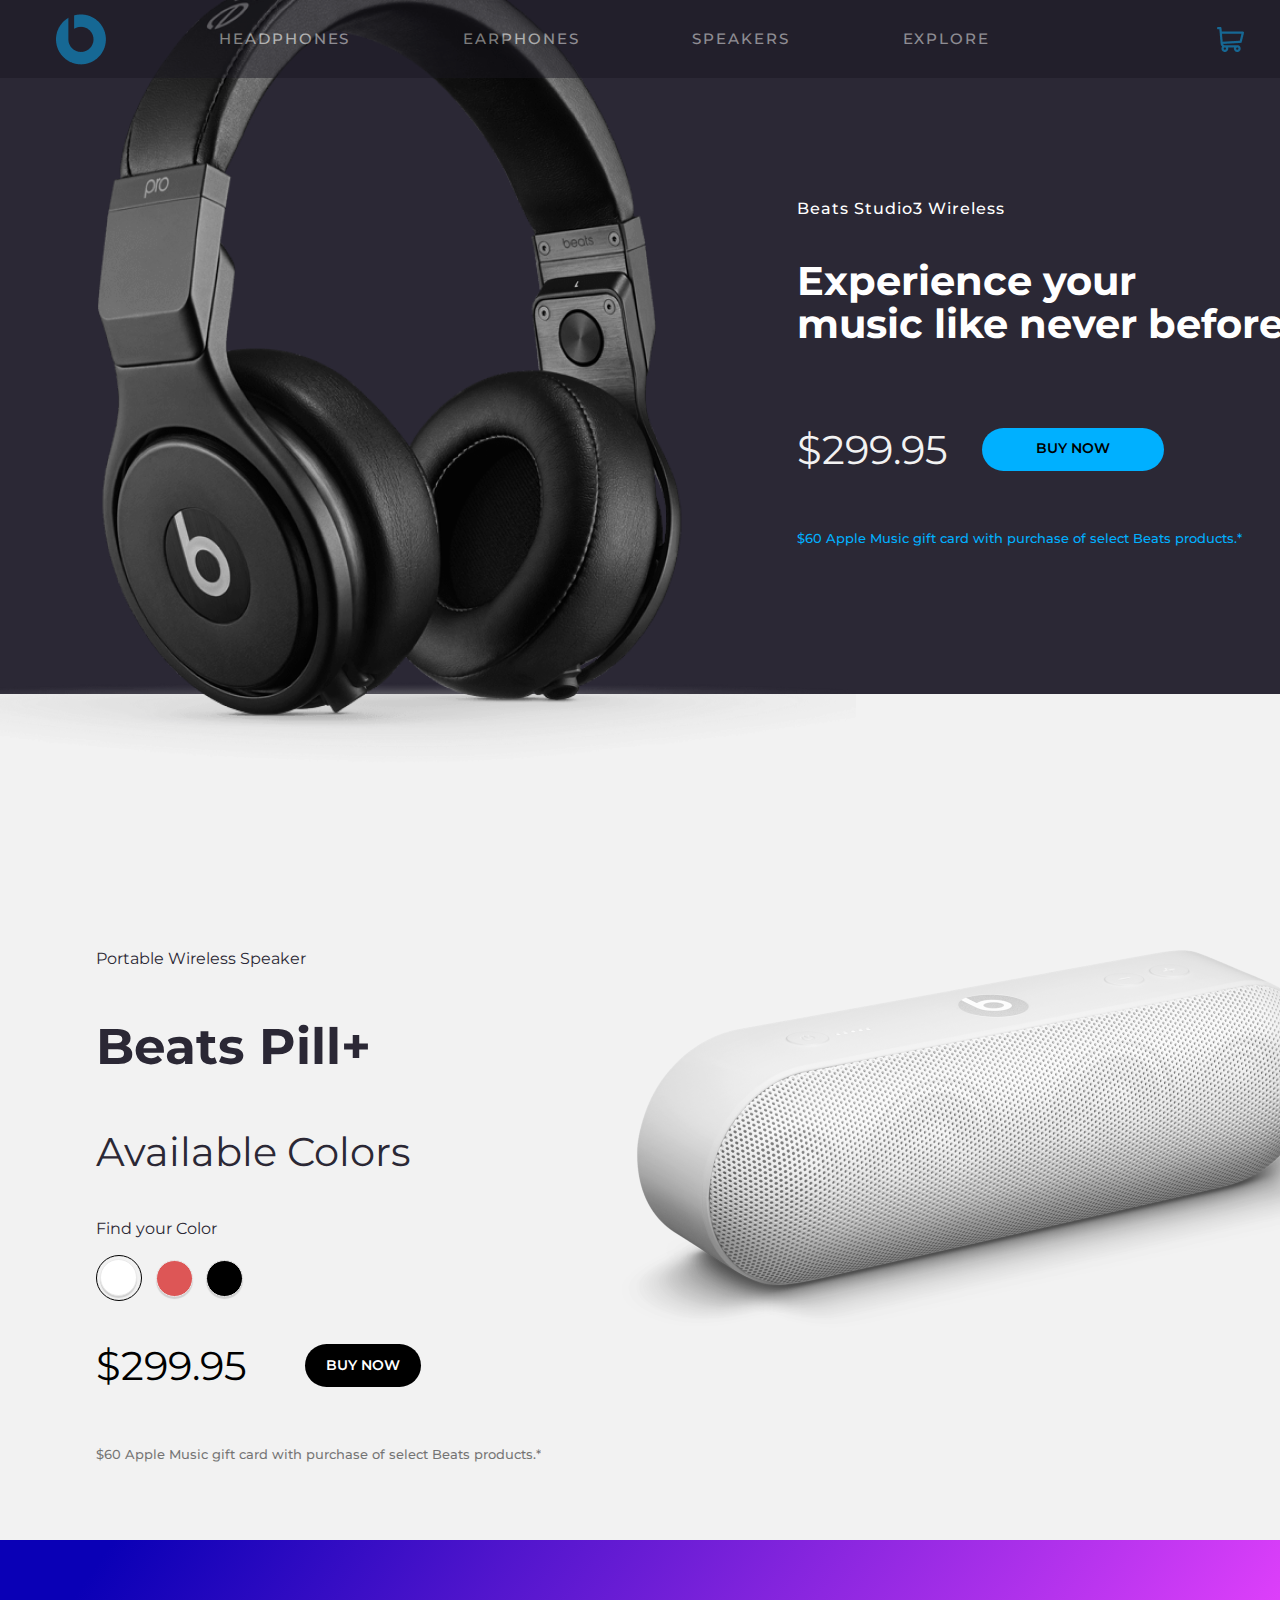
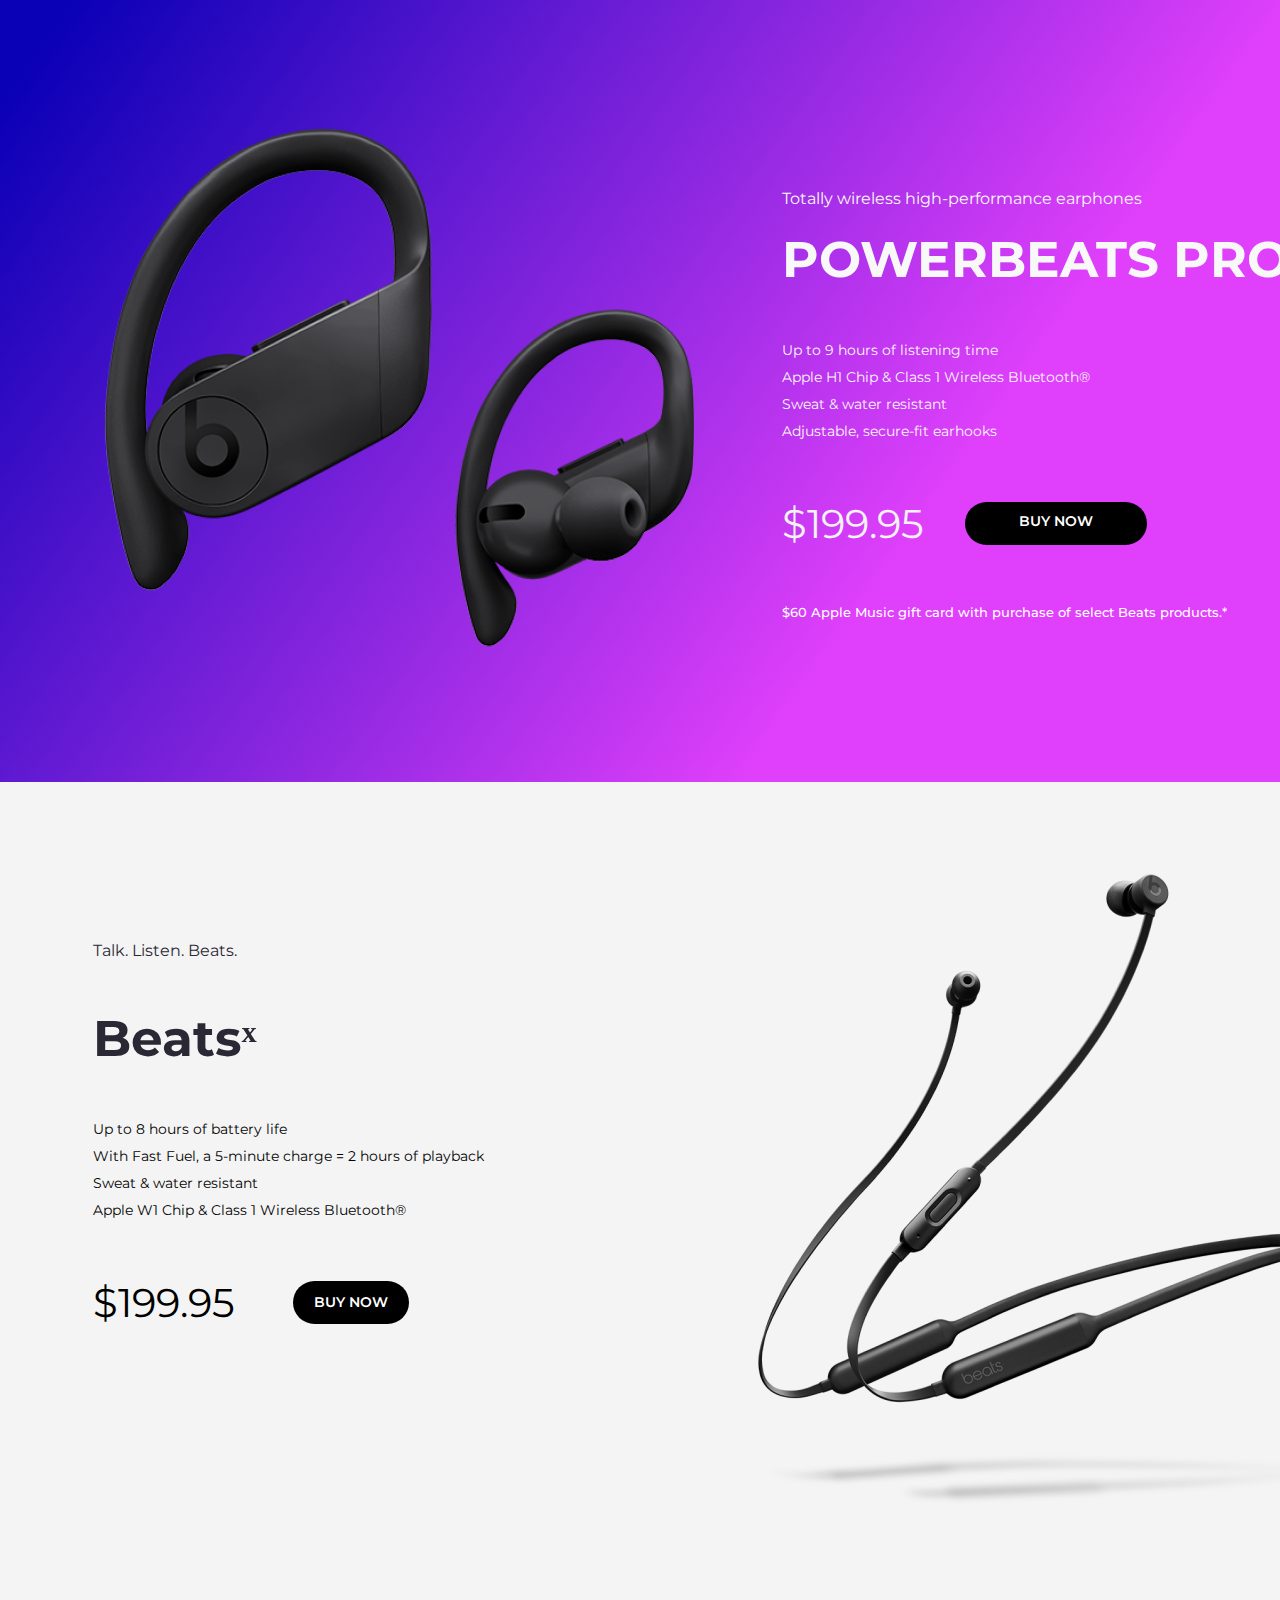
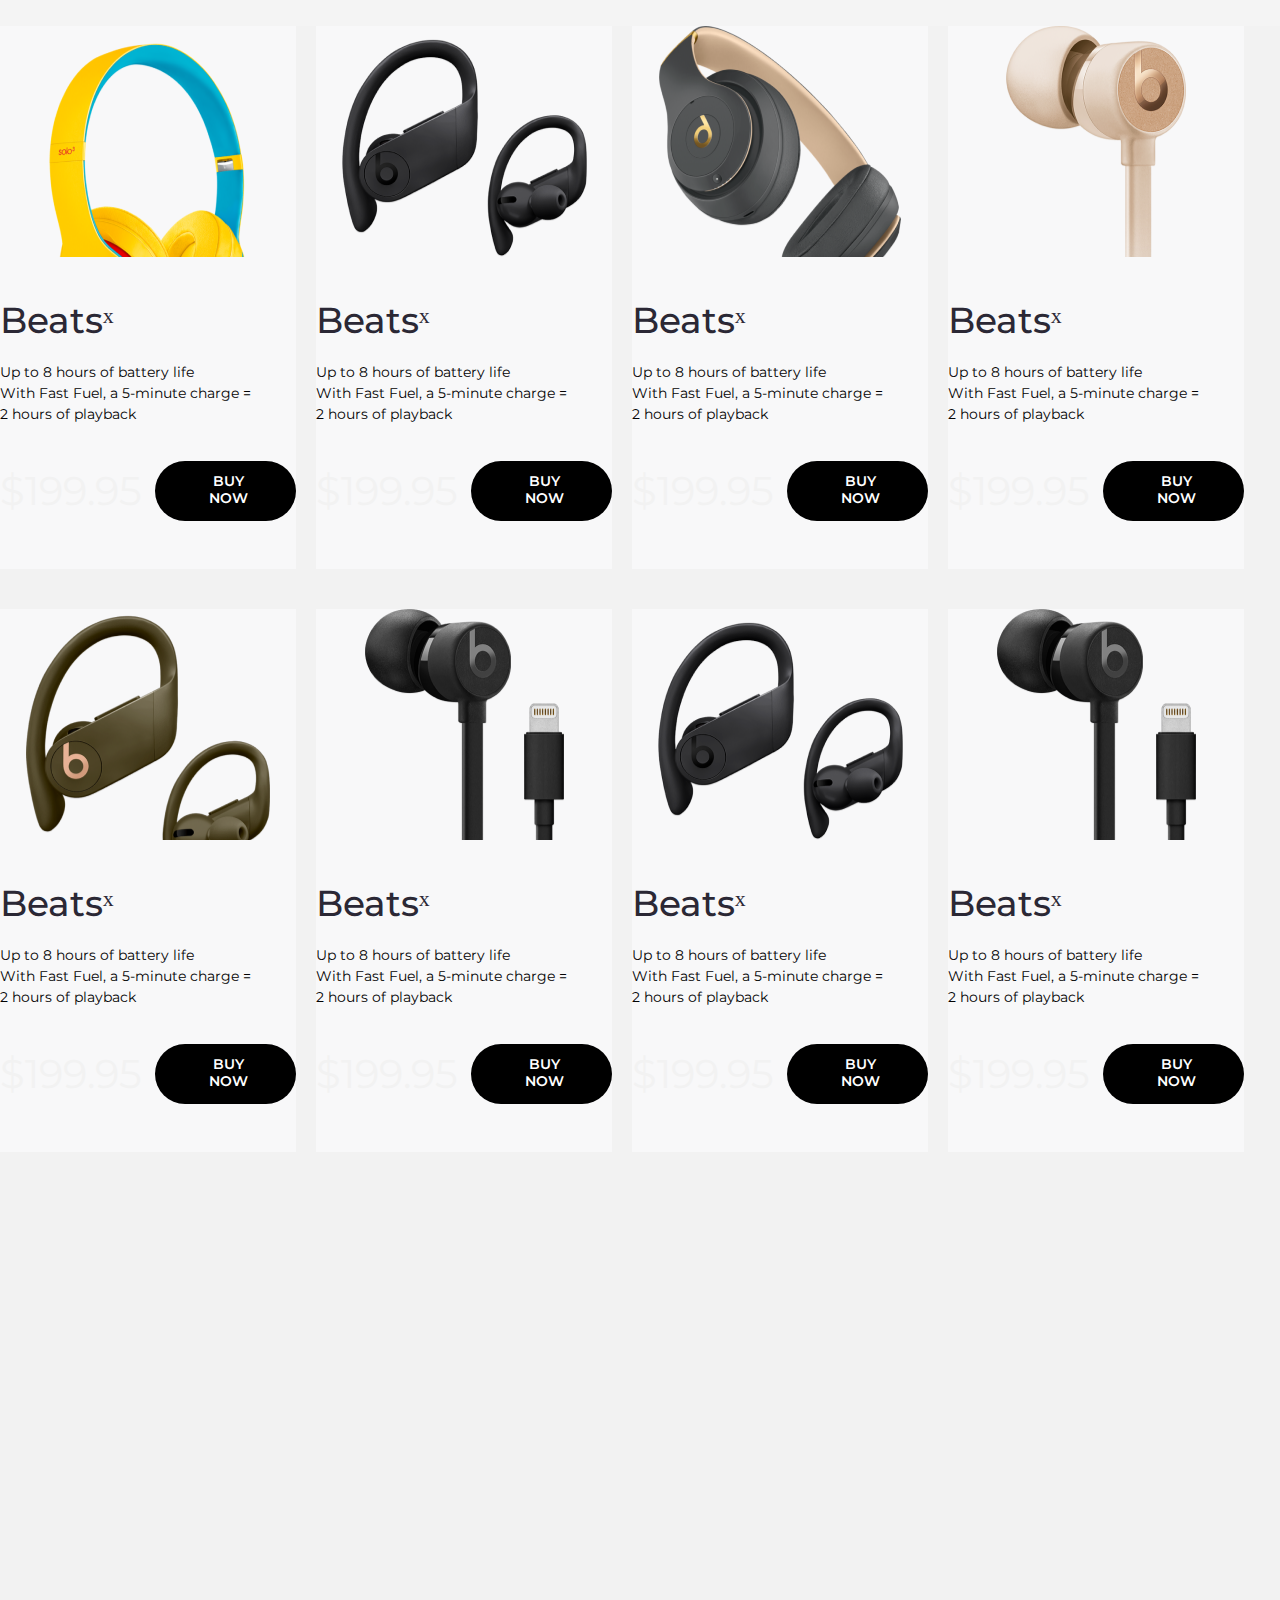
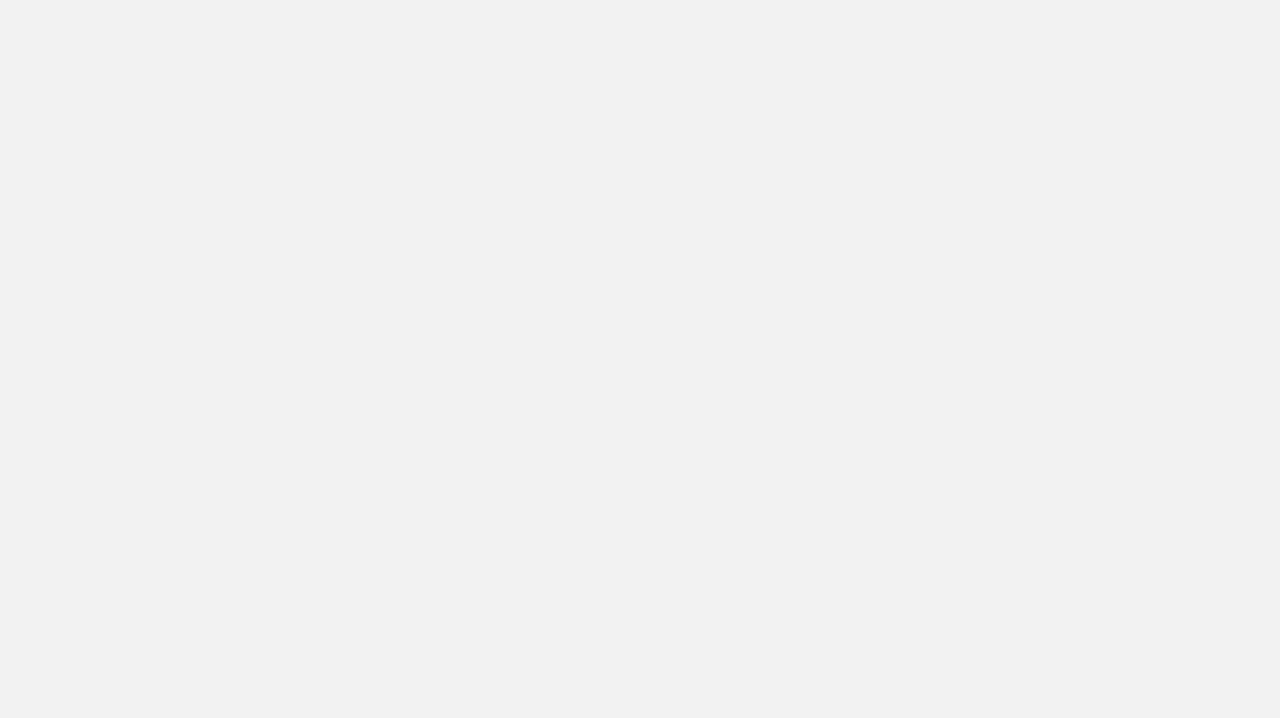
<file: index.html>
<!DOCTYPE html>
<html>

<head>
  <title>My homepage</title>
  <meta charset="UTF-8">
  <meta http-equiv="cache-control" content="no-cache" />
  <meta http-equiv="pragma" content="no-cache" />
  <meta http-equiv="content-type" content="text/html; charset=UTF-8">
  <meta name="viewport"
    content="width=device-width,user-scalable=0,initial-scale=1.0,minimum-scale=1.0,maximum-scale=1.0">
  <link rel="stylesheet" href="page.css">
  <link href="https://fonts.googleapis.com/css2?family=Montserrat:wght@500&display=swap" rel="stylesheet">
</head>

<body>
  <div class="container">
    <div class="earphones"></div>
    <div class="menu">
      <div class="navigation">
        <div class="bar-navigation">
          <img src="./images/navmain.png" class="leftimg">
          <p>HEADPHONES</p>
          <p>EARPHONES</p>
          <p>SPEAKERS</p>
          <p>EXPLORE</p>
          <img src="./images/Path.png" alt='futurechanges' class="rightimg">
          <img src="./images/Shape1.png" class="rightimg">
          <img src="./images/Shape.png" class="rightimg">
        </div>
      </div>
      <div class='menu-content'>
        <div class="description-name">
          <p class="name">Beats Studio3 Wireless</p>
        </div>
        <div class=" description-content">
          <p class="content">Experience your <br> music like never before.</p>
        </div>
        <div class=" description-price">
          <div class="price">
            <p>$299.95</p>
          </div>
          <div class="round-button1">
            <button class="btn1">BUY NOW</button>
          </div>
        </div>
        <div class="description-footer">
          <p>$60 Apple Music gift card with purchase of select Beats products.*</p>
        </div>
      </div>
    </div>
    <div class="main">
      <div class="beats">
        <div class="name">
          <p>Portable Wireless Speaker</p>
        </div>
        <div class="header">
          <p>Beats Pill+</p>
        </div>
        <div class="available">
          <p>Available Colors</p>
        </div>
        <div class="find">
          <p>Find your Color</p>
        </div>
        <div class="ovals">
          <div class="ov1">
            <div class="inside"></div>
          </div>
          <div class="ov2"></div>
          <div class="ov3"></div>
        </div>
        <div class=" description-price">
          <div class="price">
            <p>$299.95</p>
          </div>
          <div class="round-button2">
            <button class="btn2">BUY NOW</button>
          </div>
        </div>
        <div class="footer">
          <p>$60 Apple Music gift card with purchase of select Beats products.*</p>
        </div>

      </div>
      <div class="portable">

      </div>
    </div>
  </div>
  <div class="container2">
    <div class="main2">
      <div class="earimg">
      </div>
      <div class="text">
        <div class="begin">
          <p>Totally wireless high-performance earphones</p>
        </div>
        <div class="header">
          <p>Powerbeats Pro</p>
        </div>
        <div class="content">
          <p>Up to 9 hours of listening time<br>
            Apple H1 Chip & Class 1 Wireless Bluetooth®<br>
            Sweat & water resistant<br>
            Adjustable, secure-fit earhooks</p>
        </div>
        <div class=" description-price">
          <div class="price">
            <p>$199.95</p>
          </div>
          <div class="round-button3">
            <button class="btn3">BUY NOW</button>
          </div>
        </div>
        <div class="footer">
          <p>$60 Apple Music gift card with purchase of select Beats products.*</p>
        </div>
      </div>
    </div>
  </div>
  <div class="container3">
    <div class="main3">
      <div class="begin">
        <p>Talk. Listen. Beats.</p>
      </div>
      <div class="header">
        <p>Beatsˣ</p>
      </div>
      <div class="content">
        <p>Up to 8 hours of battery life<br>
          With Fast Fuel, a 5-minute charge = 2 hours of playback<br>
          Sweat & water resistant<br>
          Apple W1 Chip & Class 1 Wireless Bluetooth®
        </p>
      </div>
      <div class=" description-price">
        <div class="price">
          <p>$199.95</p>
        </div>
        <div class="round-button4">
          <button class="btn4">BUY NOW</button>
        </div>
      </div>
    </div>
    <div class="image2">
    </div>
  </div>
  <div class="container4">
    <div class="slide">
      <div class="photo1"></div>
      <div class="txt">
        <div class="name">
          <p>Beatsˣ</p>
        </div>
          <div class="header">
            <p >Up to 8 hours of battery life<br>
            With Fast Fuel, a 5-minute charge = 2 hours of playback</p>
          </div>
        <div class=" description-price">
          <div class="price">
            <p>$199.95</p>
          </div>
          <div class="round-button5">
            <button class="btn5">BUY NOW</button>
          </div>
        </div>
      </div>
    </div>
    <div class="slide">
      <div class="photo2"></div>
      <div class="txt">
        <div class="name">
        <p>Beatsˣ</p>
      </div>
        <div class="header">
          <p >Up to 8 hours of battery life<br>
          With Fast Fuel, a 5-minute charge = 2 hours of playback</p>
        </div>
        <div class=" description-price">
          <div class="price">
            <p>$199.95</p>
          </div>
          <div class="round-button5">
            <button class="btn5">BUY NOW</button>
          </div>
        </div>
      </div>
    </div>
    <div class="slide">
      <div class="photo3"></div>
      <div class="txt">
        <div class="name">
          <p>Beatsˣ</p>
        </div>
          <div class="header">
            <p >Up to 8 hours of battery life<br>
            With Fast Fuel, a 5-minute charge = 2 hours of playback</p>
          </div>
        <div class=" description-price">
          <div class="price">
            <p>$199.95</p>
          </div>
          <div class="round-button5">
            <button class="btn5">BUY NOW</button>
          </div>
        </div>
      </div>
    </div>
    <div class="slide">
      <div class="photo4"></div>
      <div class="txt">
        <div class="name">
          <p>Beatsˣ</p>
        </div>
          <div class="header">
            <p >Up to 8 hours of battery life<br>
            With Fast Fuel, a 5-minute charge = 2 hours of playback</p>
          </div>
        <div class=" description-price">
          <div class="price">
            <p>$199.95</p>
          </div>
          <div class="round-button5">
            <button class="btn5">BUY NOW</button>
          </div>
        </div>
      </div>
    </div>
    <div class="slide">
      <div class="photo5"></div>
      <div class="txt">
        <div class="name">
          <p>Beatsˣ</p>
        </div>
          <div class="header">
            <p >Up to 8 hours of battery life<br>
            With Fast Fuel, a 5-minute charge = 2 hours of playback</p>
          </div>
        <div class=" description-price">
          <div class="price">
            <p>$199.95</p>
          </div>
          <div class="round-button5">
            <button class="btn5">BUY NOW</button>
          </div>
        </div>
      </div>
    </div>
    <div class="slide">
      <div class="photo6"></div>
      <div class="txt">
        <div class="name">
          <p>Beatsˣ</p>
        </div>
          <div class="header">
            <p >Up to 8 hours of battery life<br>
            With Fast Fuel, a 5-minute charge = 2 hours of playback</p>
          </div>
        <div class=" description-price">
          <div class="price">
            <p>$199.95</p>
          </div>
          <div class="round-button5">
            <button class="btn5">BUY NOW</button>
          </div>
        </div>
      </div>
    </div>
    <div class="slide">
      <div class="photo2"></div>
      <div class="txt">
        <div class="name">
          <p>Beatsˣ</p>
        </div>
          <div class="header">
            <p >Up to 8 hours of battery life<br>
            With Fast Fuel, a 5-minute charge = 2 hours of playback</p>
          </div>
        <div class=" description-price">
          <div class="price">
            <p>$199.95</p>
          </div>
          <div class="round-button5">
            <button class="btn5">BUY NOW</button>
          </div>
        </div>
      </div>
    </div>
    <div class="slide">
      <div class="photo6"></div>
      <div class="txt">
        <div class="name">
          <p>Beatsˣ</p>
        </div>
          <div class="header">
            <p >Up to 8 hours of battery life<br>
            With Fast Fuel, a 5-minute charge = 2 hours of playback</p>
          </div>
        <div class=" description-price">
          <div class="price">
            <p>$199.95</p>
          </div>
          <div class="round-button5">
            <button class="btn5">BUY NOW</button>
          </div>
        </div>
      </div>
    </div>
  </div>



</body>

</html>
</file>
<file: page.css>
body {
  margin: 0;
  padding: 0;
}

.container {
  position: relative;
  width: 1440px;
}

.container .earphones {
  width: 856px;
  height: 766px;
  position: absolute;
  background: url(./images/Earphones.png);
}

.menu {

  height: 694px;
  margin-bottom: 0px;
  background: #2B2835;
}


.navigation {
  background: #191720;
  mix-blend-mode: normal;
  opacity: 0.47;
}

.bar-navigation {
  display: flex;
  justify-content: space-around;
  align-items: center;
  height: 78px;
}

.navigation .bar-navigation img .leftimg {
  width: 49.87px;
  height: 49.87px;

  background: #00B0FF;
}

.navigation .bar-navigation img .rightimg {
  width: 25px;
  height: 25px;
  background: #FFFFFF;
}

.navigation .bar-navigation p {
  font-family: Montserrat;
  font-style: normal;
  font-weight: 500;
  font-size: 15px;
  line-height: 18px;
  letter-spacing: 1.90909px;
  color: #FFFFFF;

}

.menu-content {
  margin: 121px 0 179px 797px;
}

.description-name {
  margin-bottom: 13px;
}

.description-name p {
  font-family: Montserrat;
  font-style: normal;
  font-weight: 500;
  font-size: 16px;
  line-height: 20px;
  letter-spacing: 1px;
  color: #FFFFFF;
}

.description-content {
  margin-bottom: 40px;
}

.description-content p {
  font-family: Montserrat;
  font-style: normal;
  font-weight: bold;
  font-size: 40px;
  line-height: 43px;
  color: #FFFFFF;
}

.description-price {
  display: flex;
  margin-bottom: 14px;
  align-items: center;
}

.description-price p {
  font-family: Montserrat;
  font-style: normal;
  font-weight: normal;
  font-size: 40px;
  line-height: 49px;
  color: #F2F2F2;
}

.description-price .round-button1 {
  margin-left: 34px;
  padding: 11px 48px 13px 48px;
  background: #00B0FF;
  border-radius: 100px;
}

/* Кнопки  */
.description-price .round-button1 .btn1 {
  font-family: Montserrat;
  font-style: normal;
  font-weight: 600;
  font-size: 14px;
  line-height: 17px;
  color: #000000;
  background: #00B0FF;
  border: none;
}

.description-footer p {
  font-family: Montserrat;
  font-style: normal;
  font-weight: 500;
  font-size: 13px;
  line-height: 20px;
  color: #00B0FF;
}

/* Поработать с табами и отступами*/
.main {
  background-color: #F2F2F2;
  margin-top: 0px;
  display: flex;
  height: 846px;
}

.portable {
  width: 755px;
  height: 755px;
  background: url(./images/Bitmap.png);
  margin-top: 67px;
  ;
}

.main .beats {
  padding-top: 239px;
  padding-bottom: 231px;
  margin: 0 67px 0 96px;
}

.main .beats .name p {
  font-family: Montserrat;
  font-style: normal;
  font-weight: normal;
  font-size: 16px;
  line-height: 20px;
  color: #2B2835;
}

.main .beats .header p {
  font-family: Montserrat;
  font-style: normal;
  font-weight: bold;
  font-size: 50px;
  line-height: 55px;
  color: #2B2835;
}

.main .beats .available p {
  font-family: Montserrat;
  font-style: normal;
  font-weight: normal;
  font-size: 40px;
  line-height: 55px;
  color: #2B2835;
}

.main .beats .find p {
  font-family: Montserrat;
  font-style: normal;
  font-weight: normal;
  font-size: 16px;
  line-height: 20px;
  color: #2B2835;
}

.main .beats .ovals {
  display: flex;
  align-items: center;
}

/* Овалы 2-го блока */

.main .beats .ovals .ov1 {
  width: 46px;
  height: 46px;
  border: 1px solid #000000;
  box-sizing: border-box;
  border-radius: 100px;
  margin-right: 14px;
  position: relative;
}

.main .beats .ovals .ov1 .inside {
  position: absolute;
  width: 37px;
  height: 37px;
  background: #FFFFFF;
  border: 1px solid #EAEAEA;
  box-sizing: border-box;
  box-shadow: 0px 2px 1px rgba(0, 0, 0, 0.135817);
  border-radius: 100px;
  margin: 3.2px 0 0 3.2px;
}

.main .beats .ovals .ov2 {
  width: 37px;
  height: 37px;
  background: #DD5656;
  border: 1px solid #EAEAEA;
  box-sizing: border-box;
  box-shadow: 0px 2px 1px rgba(0, 0, 0, 0.135817);
  border-radius: 100px;
  margin-right: 13px;
}

.main .beats .ovals .ov3 {
  width: 37px;
  height: 37px;
  background: #000000;
  border: 1px solid #EAEAEA;
  box-sizing: border-box;
  box-shadow: 0px 2px 1px rgba(0, 0, 0, 0.135817);
  border-radius: 100px;
}

.main .beats .description-price {
  display: flex;
  align-items: center;
}

.main .beats .description-price p {
  font-family: Montserrat;
  font-style: normal;
  font-weight: normal;
  font-size: 40px;
  line-height: 49px;
  color: #000000;
}

.description-price .round-button2 {
  padding: 12px 14.72px 12px 15.45px;
  background: #000000;
  border-radius: 100px;
  margin-left: 58px;
}

.description-price .round-button2 .btn2 {
  font-family: Montserrat;
  font-style: normal;
  font-weight: 600;
  font-size: 14px;
  line-height: 17px;
  color: #FFFFFF;
  background: #000000;
  border: none;
}

.main .beats .footer p {
  font-family: Montserrat;
  font-style: normal;
  font-weight: 500;
  font-size: 13px;
  line-height: 20px;
  color: #000000;
  mix-blend-mode: normal;
  opacity: 0.52;
}

/* 2й блок (Надо поработать с background)*/

.container2 {
  width: 1440px;
  height: 842px;
  background: linear-gradient(305.06deg, #E040FB 34.05%, #0A00B6 94.39%);
}

.container2 .main2 {
  display: flex;
  align-items: center;
}

.container2 .main2 .earimg {
  width: 701px;
  height: 804px;
  background: url(./images/Earphones2.png);
  margin-left: 49px;
  margin-bottom: 34px;
  margin-top: 4px;
}

.container2 .main2 .text {
  margin-top: 233px;
  margin-left: 32px;
}

.container2 .main2 .text .begin {
  font-family: Montserrat;
  font-style: normal;
  font-weight: normal;
  font-size: 16px;
  line-height: 20px;
  color: #F8F8F9;
}

.container2 .main2 .text .header {
  font-family: Montserrat;
  font-style: normal;
  font-weight: bold;
  font-size: 50px;
  line-height: 55px;
  text-transform: uppercase;
  color: #F8F8F9;
  margin-top: -27px;
  /*Отступы под вопросом*/
}

.container2 .main2 .text .content {
  font-family: Montserrat;
  font-style: normal;
  font-weight: normal;
  font-size: 14px;
  line-height: 27px;
  color: #F8F8F9;
}

.container2 .main2 .text .description-price {}

.container2 .main2 .text .description-price .price {
  font-family: Montserrat;
  font-style: normal;
  font-weight: normal;
  font-size: 40px;
  line-height: 49px;
  color: #FFFF00;
}

.container2 .main2 .text .description-price .round-button3 {
  padding: 10px 48px 14px 48px;
  background: #000000;
  border-radius: 100px;
  margin-left: 41px;
}

.container2 .main2 .text .description-price .round-button3 .btn3 {
  font-family: Montserrat;
  font-style: normal;
  font-weight: 600;
  font-size: 14px;
  line-height: 17px;
  color: #FFFFFF;
  background: #000000;
  border: none;
}

.container2 .main2 .text .footer {
  font-family: Montserrat;
  font-style: normal;
  font-weight: 500;
  font-size: 13px;
  line-height: 20px;
  color: #FFFFFF;
  margin-bottom: 242px;
}

/*Вопросы по прозрачности*/
.container3 {
  width: 1440px;
  height: 844px;
  background: #F4F4F4;
  mix-blend-mode: normal;
  display: flex;
  align-items: center;
}

.container3 .image2 {
  background: url(./images/Earphones3.png);
  width: 739px;
  height: 739px;
  margin-top: 38px;
  margin-left: 25px;
  margin-bottom: 67px;
}

.container3 .main3 {
  opacity: 1;
  margin: 205px 160px 307px 93px;
}

.container3 .main3 .begin {
  font-family: Montserrat;
  font-style: normal;
  font-weight: normal;
  font-size: 16px;
  line-height: 20px;
  color: #2B2835;
}

.container3 .main3 .header {
  font-family: Montserrat;
  font-style: normal;
  font-weight: bold;
  font-size: 50px;
  line-height: 55px;
  color: #2B2835;
}

.container3 .main3 .content {
  font-family: Montserrat;
  font-style: normal;
  font-weight: normal;
  font-size: 14px;
  line-height: 27px;
  color: #030303;
}

.container3 .main3 .description-price {}

.container3 .main3 .description-price .price p {
  font-family: Montserrat;
  font-style: normal;
  font-weight: normal;
  font-size: 40px;
  line-height: 49px;
  color: #000000;
}

.container3 .main3 .description-price .round-button4 {
  padding: 12px 14.72px 12px 15.45px;
  background: #000000;
  border-radius: 100px;
  margin-left: 58px;
}

.container3 .main3 .description-price .round-button4 .btn4 {
  font-family: Montserrat;
  font-style: normal;
  font-weight: 600;
  font-size: 14px;
  line-height: 17px;
  color: #FFFFFF;
  background: #000000;
  border: none;
}

/*4й блок*/

.container4 {
  background: #F2F2F2;
  display: grid;
  grid-column-gap: 20px;
  grid-row-gap: 40px;
  grid-template-columns: 296px 296px 296px 296px;
  grid-template-rows: 543px 543px 543px 543px;
}

.container4 .slide {
  width: 296px;
  height: 543px;
  background: #F8F8F9;
  display: flex;
  align-items: center;
  flex-direction: column;
}

.container4 .slide .txt .name {
  font-family: Montserrat;
  font-style: normal;
  font-weight: 500;
  font-size: 36px;
  line-height: 55px;
  color: #2B2835;
  width: 189.52px;
height: 55.1px;
}

.container4 .slide .txt .header {
  font-family: Montserrat;
  font-style: normal;
  font-weight: normal;
  font-size: 14px;
  line-height: 21px;
  color: #030303;
  width: 255px;
  height: 64px;
}
.container4 .slide .txt .description-price{
  display: flex;
  align-items: center;
}
.container4 .slide .txt .description-price .price {
  font-family: Montserrat;
  font-style: normal;
  font-weight: 600;
  font-size: 25px;
  line-height: 30px;
  color: #9D8220;

}

.container4 .slide .txt .description-price .round-button5 {
  padding: 11px 30px 13px 36px;
  background: #000000;
  border-radius: 100px;
  margin-left: 13px;
}

.container4 .slide .description-price .round-button5 .btn5 {
  font-family: Montserrat;
  font-style: normal;
  font-weight: 600;
  font-size: 14px;
  line-height: 17px;
  color: #FFFFFF;
  ;
  background: #000000;
  border: none;
}

.container4 .slide .photo1 {
  background: url(./images/picture1.png);
  width: 232px;
  height: 315px;
}

.container4 .slide .photo2 {
  width: 291px;
  height: 289px;
  background: url(./images/picture2.png);
}

.container4 .slide .photo3 {
  background: url(./images/picture3.png);
  width: 242px;
  height: 264px;
}

.container4 .slide .photo4 {
  background: url(./images/picture4.png);
  width: 180px;
  height: 297px;
}

.container4 .slide .photo5 {
  background: url(./images/picture5.png);
  width: 244px;
  height: 320px;
}

.container4 .slide .photo6 {
  background: url(./images/picture6.png);
  width: 199px;
  height: 306px;
}
</file>
